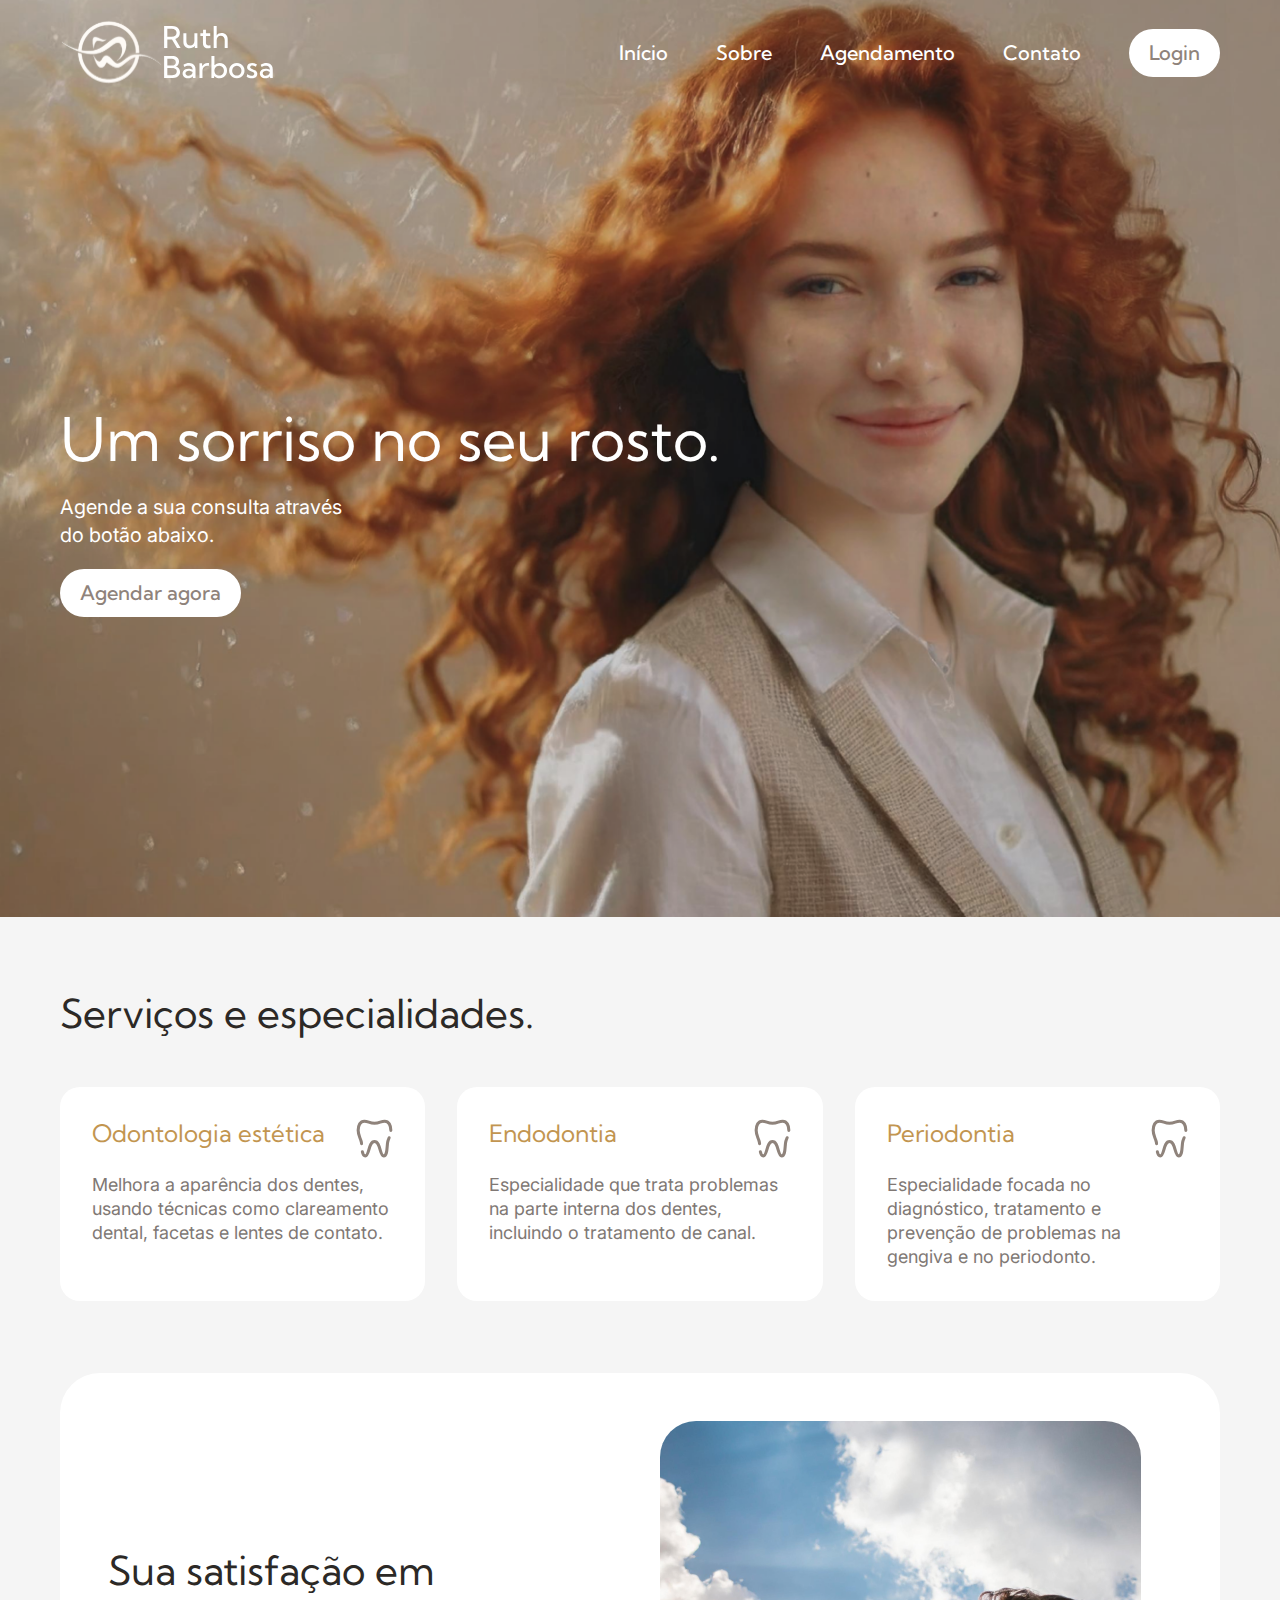
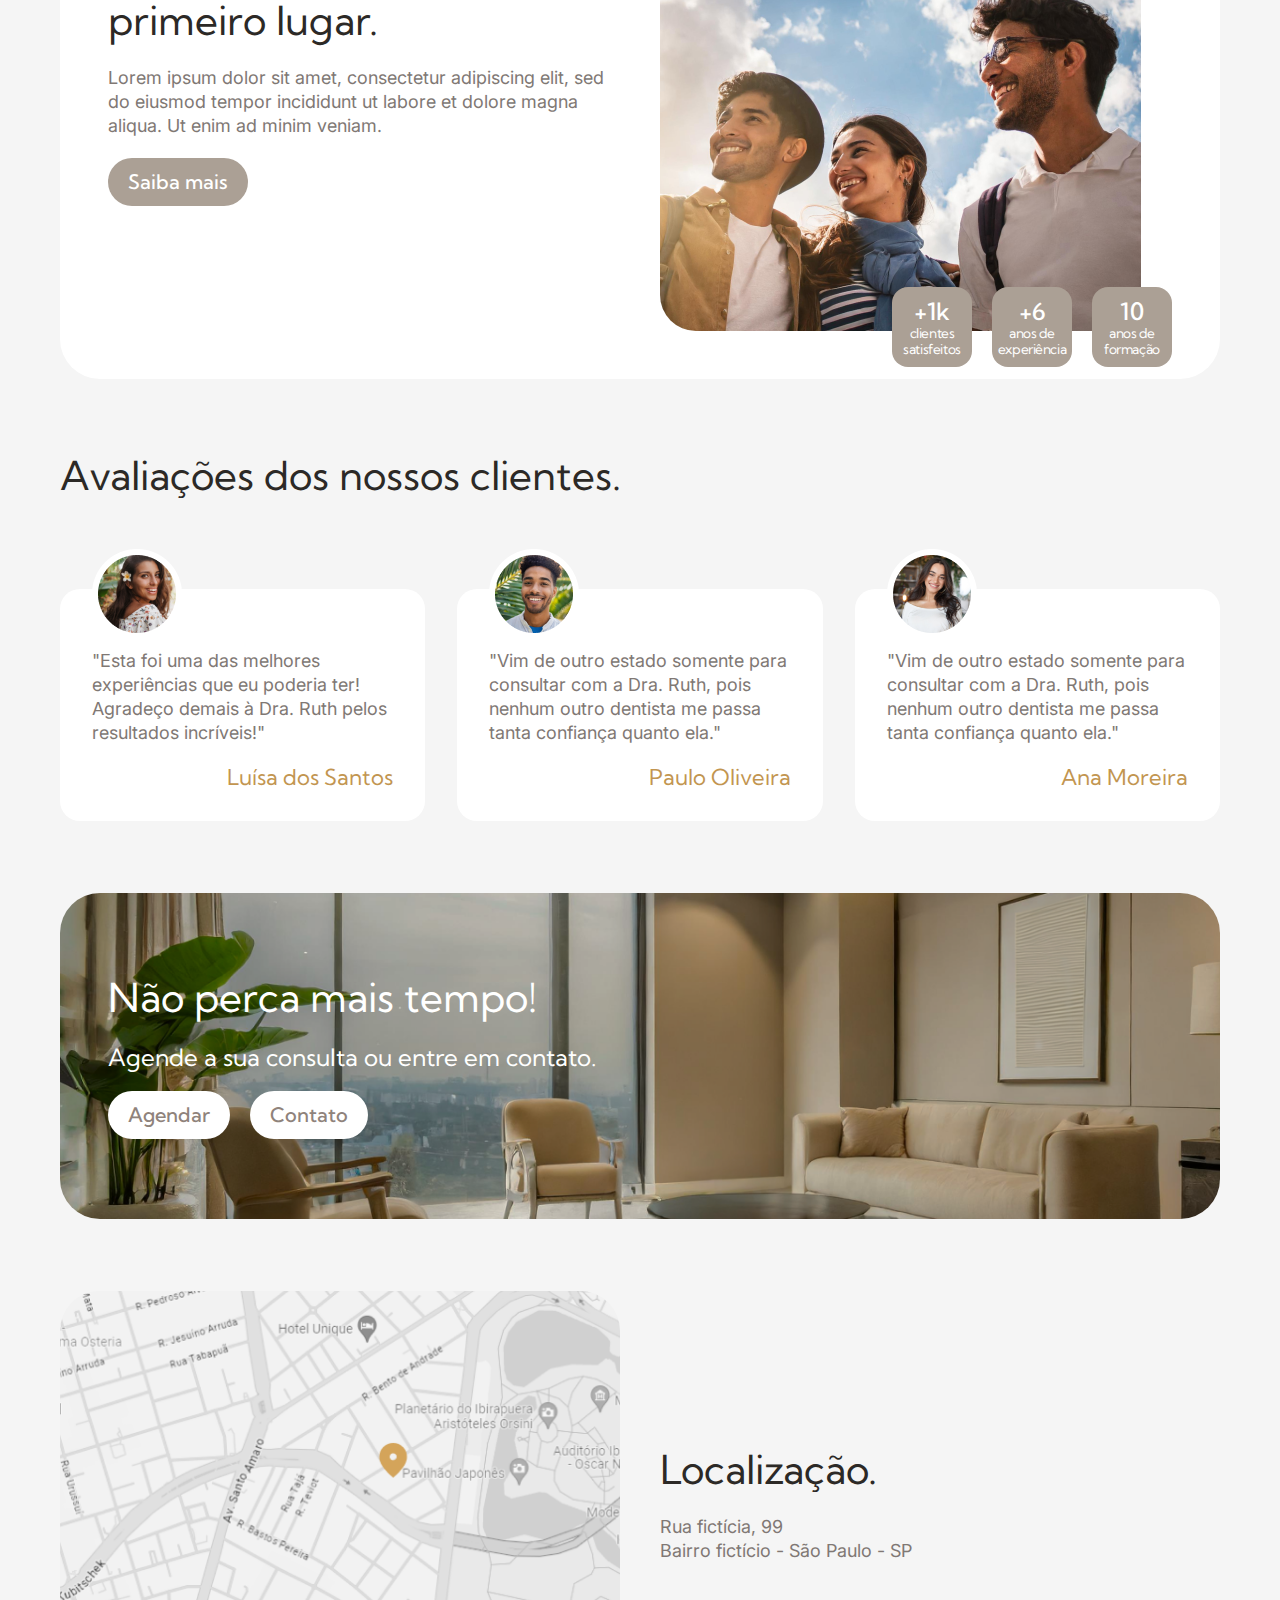
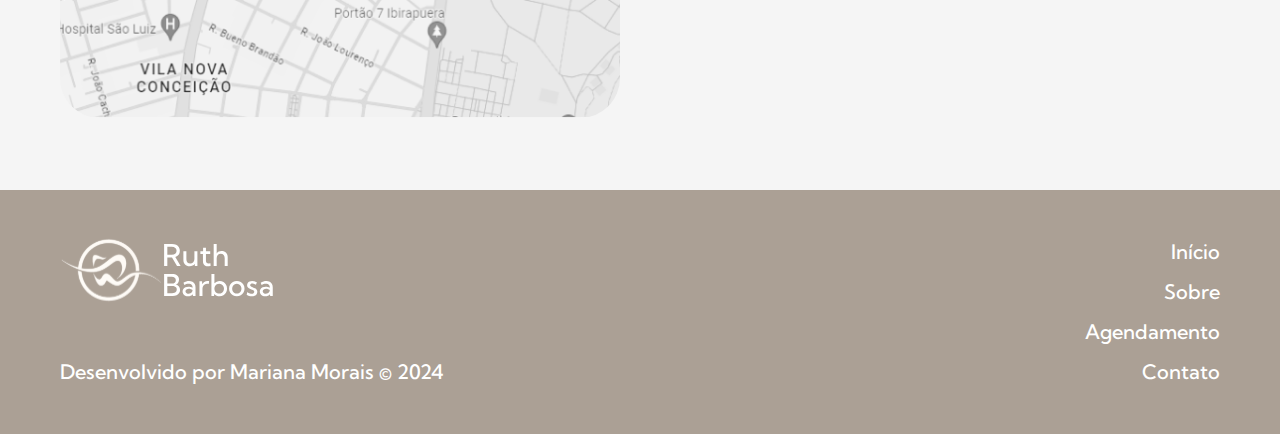
<file: index.html>
<!DOCTYPE html>
<html lang="pt-br">

<head>
    <meta charset="UTF-8">
    <meta name="viewport" content="width=device-width, initial-scale=1.0">
    <title>Ruth Barbosa | Dentista em São Paulo</title>
    <meta name="description" content="Ruth Barbosa é uma dentista de São Paulo especializada em odontologia estética, endodontia e periodontia. Agende agora a sua consulta através deste site.">

    <link rel="stylesheet" href="./css/style.css">

    <!-- fontes/tipografia -->
    <link rel="preconnect" href="https://fonts.googleapis.com">
    <link rel="preconnect" href="https://fonts.gstatic.com" crossorigin>
    <link href="https://fonts.googleapis.com/css2?family=Inter:wght@100..900&family=Kumbh+Sans:wght@100..900&display=swap" rel="stylesheet">
</head>

<body>
    <div class="introducao-bg">
        <header class="container w">
            <a href="./">
                <img src="./img/logo.svg" alt="Ruth Barbosa">
            </a>
            <nav aria-label="primaria">
                <ul class="header-menu">
                    <li><a href="./" class="fonte1 header-menu-hover">Início</a></li>
                    <li><a href="./sobre.html" class="fonte1 header-menu-hover">Sobre</a></li>
                    <li><a href="./agendamento/agendamento1.html" class="fonte1 header-menu-hover">Agendamento</a></li>
                    <li><a href="./contato.html" class="fonte1 header-menu-hover">Contato</a></li>
                    <li><a href="./login.html" class="botao1">Login</a></li>
                </ul>
            </nav>
        </header>

        <article class="introducao container w">
            <h1 class="titulo1">Um sorriso no seu rosto.</h1>
            <p class="fonte2">Agende a sua consulta através<br>do botão abaixo.</p>
            <a href="./agendamento" class="botao1">Agendar agora</a>
        </article>
    </div>

    <section class="servicos-bg">
        <div class="servicos container">
            <h2 class="titulo2 c7">Serviços e especialidades.</h2>
            <div class="servicos-tipos">
                <div class="servicos-quadro">
                    <div class="servicos-quadro-flex">
                        <h3 class="c10 titulo3">Odontologia estética</h3>
                        <img src="./img/icones/dente.svg" alt="Dente">
                    </div>
                    <p class="c6 fonte3">Melhora a aparência dos dentes, usando técnicas como clareamento dental, facetas e lentes de contato.</p>
                </div>
                <div class="servicos-quadro">
                    <div class="servicos-quadro-flex">
                        <h3 class="c10 titulo3">Endodontia</h3>
                        <img src="./img/icones/dente.svg" alt="Dente">
                    </div>
                    <p class="c6 fonte3">Especialidade que trata problemas na parte interna dos dentes, incluindo o tratamento de canal.</p>
                </div>
                <div class="servicos-quadro">
                    <div class="servicos-quadro-flex">
                        <h3 class="c10 titulo3">Periodontia</h3>
                        <img src="./img/icones/dente.svg" alt="Dente">
                    </div>
                    <p class="c6 fonte3">Especialidade focada no diagnóstico, tratamento e prevenção de problemas na gengiva e no periodonto.</p>
                </div>
            </div>
        </div>
    </section>

    <section class="satisfacao-bg">
        <div class="container">
            <div class="satisfacao">
                <div class="satisfacao-info">
                    <h2 class="titulo2 c7">Sua satisfação em <br> primeiro lugar.</h2>
                    <p class="c6 fonte3">Lorem ipsum dolor sit amet, consectetur adipiscing elit, sed do eiusmod tempor incididunt ut labore et dolore magna aliqua. Ut enim ad minim veniam.</p>
                    <a href="./" class="botao2">Saiba mais</a>
                </div>
                <div class="satisfacao-relativo">
                    <img src="./img/inicio/Pessoas sorrindo.png" alt="Pessoas sorrindo">
                    <ul class="satisfacao-absoluto satisfacao-lista w">
                        <li class="satisfacao-lista-quadrado">
                            <p class="li-g">+1k</p>
                            <p class="li-p">clientes satisfeitos</p>
                        </li>
                        <li class="satisfacao-lista-quadrado">
                            <p class="li-g">+6</p>
                            <p class="li-p">anos de experiência</p>
                        </li>
                        <li class="satisfacao-lista-quadrado">
                            <p class="li-g">10</p>
                            <p class="li-p">anos de formação</p>
                        </li>
                    </ul>
                </div>
            </div>
        </div>
    </section>

    <section class="avaliacoes-bg">
        <div class="avaliacoes container">
            <h2 class="titulo2 c7">Avaliações dos nossos clientes.</h2>
            <div class="avaliacoes-grid">
                <div class="avaliacoes-quadro">
                    <img src="./img/inicio/Cliente 1.png" alt="Cliente 1">
                    <p class="c6 fonte3">"Esta foi uma das melhores experiências que eu poderia ter! Agradeço demais à Dra. Ruth pelos resultados incríveis!"</p>
                    <p class="c10 titulo3">Luísa dos Santos</p>
                </div>
                <div class="avaliacoes-quadro">
                    <img src="./img/inicio/Cliente 2.png" alt="Cliente 2">
                    <p class="c6 fonte3">"Vim de outro estado somente para consultar com a Dra. Ruth, pois nenhum outro dentista me passa tanta confiança quanto ela."</p>
                    <p class="c10 titulo3">Paulo Oliveira</p>
                </div>
                <div class="avaliacoes-quadro">
                    <img src="./img/inicio/Cliente 3.png" alt="Cliente 3">
                    <p class="c6 fonte3">"Vim de outro estado somente para consultar com a Dra. Ruth, pois nenhum outro dentista me passa tanta confiança quanto ela."</p>
                    <p class="c10 titulo3">Ana Moreira</p>
                </div>
            </div>
        </div>
    </section>

    <section class="tempo-bg">
        <div class="container">
            <div class="tempo w">
                <h2 class="titulo2">Não perca mais tempo!</h2>
                <p class="titulo3">Agende a sua consulta ou entre em contato.</p>
                <div class="tempo-links">
                    <a href="./agendamento.html" class="botao1">Agendar</a>
                    <a href="./contato.html" class="botao1">Contato</a>
                </div>
            </div>
        </div>
    </section>

    <section class="localizacao-bg">
        <div class="localizacao container">
            <img src="./img/inicio/Localizacao - mapa.png" alt="Mapa Google">
            <div>
                <h2 class="titulo2 c7">Localização.</h2>
                <p class="c6 fonte3">Rua fictícia, 99</p>
                <p class="c6 fonte3">Bairro fictício - São Paulo - SP</p>
            </div>
        </div>
    </section>

    <footer class="footer-bg">
        <div class="footer w fonte1 container">
            <div class="footer-parte1">
                <a href="./" class="Ruth Barbosa"><img src="./img/logo.svg" alt=""></a>
                <p>Desenvolvido por Mariana Morais © 2024</p>
            </div>
            <ul class="footer-lista">
                <li><a href="./">Início</a></li>
                <li><a href="./sobre">Sobre</a></li>
                <li><a href="./agendamento">Agendamento</a></li>
                <li><a href="./Contato">Contato</a></li>
            </ul>
        </div>
    </footer>

</body>

</html>
</file>
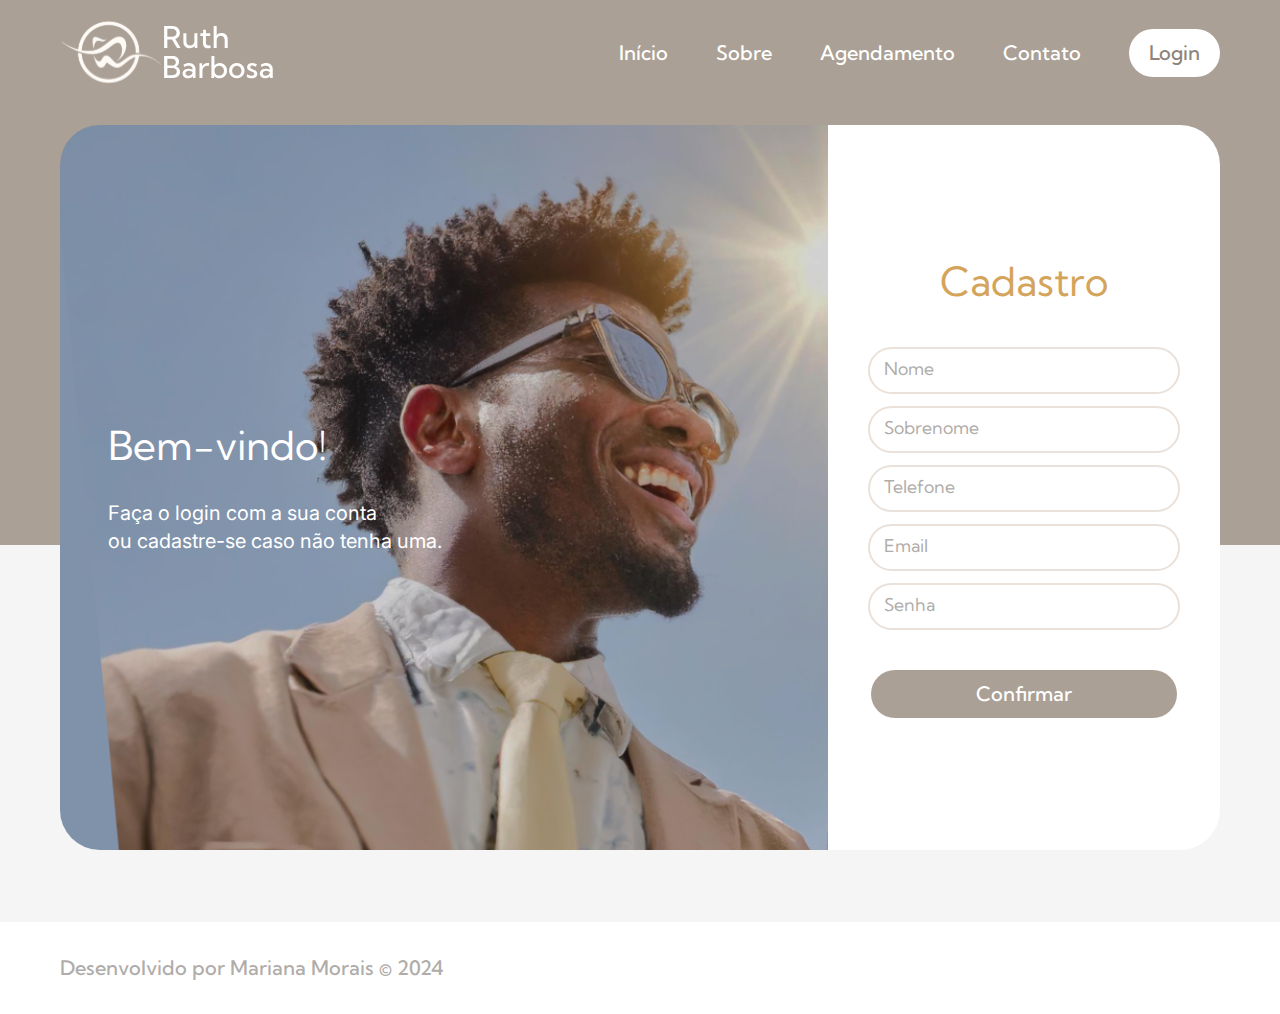
<file: cadastro.html>
<!DOCTYPE html>
<html lang="pt-br">

<head>
    <meta charset="UTF-8">
    <meta name="viewport" content="width=device-width, initial-scale=1.0">
    <title>Ruth Barbosa | Cadastro</title>
    <meta name="description" content="Ruth Barbosa é uma dentista de São Paulo especializada em odontologia estética, endodontia e periodontia. Agende agora a sua consulta através deste site.">

    <link rel="stylesheet" href="./css/style.css">

    <!-- fontes/tipografia -->
    <link rel="preconnect" href="https://fonts.googleapis.com">
    <link rel="preconnect" href="https://fonts.gstatic.com" crossorigin>
    <link href="https://fonts.googleapis.com/css2?family=Inter:wght@100..900&family=Kumbh+Sans:wght@100..900&display=swap" rel="stylesheet">
</head>

<body>
    <div class="header-bg">
        <header class="container w">
            <a href="./">
                <img src="./img/logo.svg" alt="Ruth Barbosa">
            </a>
            <nav aria-label="primaria">
                <ul class="header-menu">
                    <li><a href="./" class="fonte1 header-menu-hover">Início</a></li>
                    <li><a href="./sobre.html" class="fonte1 header-menu-hover">Sobre</a></li>
                    <li><a href="./agendamento/agendamento1.html" class="fonte1 header-menu-hover">Agendamento</a></li>
                    <li><a href="./contato.html" class="fonte1 header-menu-hover">Contato</a></li>
                    <li><a href="./login.html" class="botao1">Login</a></li>
                </ul>
            </nav>
        </header>
    </div>

    <div class="cadastro-bg">
        <div class="cadastro container">
            <section class="login-bemvindo">
                <h2 class="titulo2 w">Bem-vindo!</h2>
                <p class="fonte2 w">Faça o login com a sua conta <br> ou cadastre-se caso não tenha uma.</p>
            </section>
            <form action="" class="cadastro-formulario">
                <h2 class="titulo2 c9">Cadastro</h2>
                <input type="text" id="nome" name="nome" placeholder="Nome">
                <input type="text" id="sobrenome" name="sobrenome" placeholder="Sobrenome">
                <input type="tel" id="telefone" name="telefone" placeholder="Telefone">
                <input type="email" id="email" name="email" placeholder="Email">
                <input type="password" id="senha" name="senha" placeholder="Senha">
                <button class="botao2">Confirmar</button>
            </form>
        </div>
    </div>

    <footer class="footer2 fonte1 c3 container">
        <p>Desenvolvido por Mariana Morais © 2024</p>
    </footer>
</body>

</html>
</file>
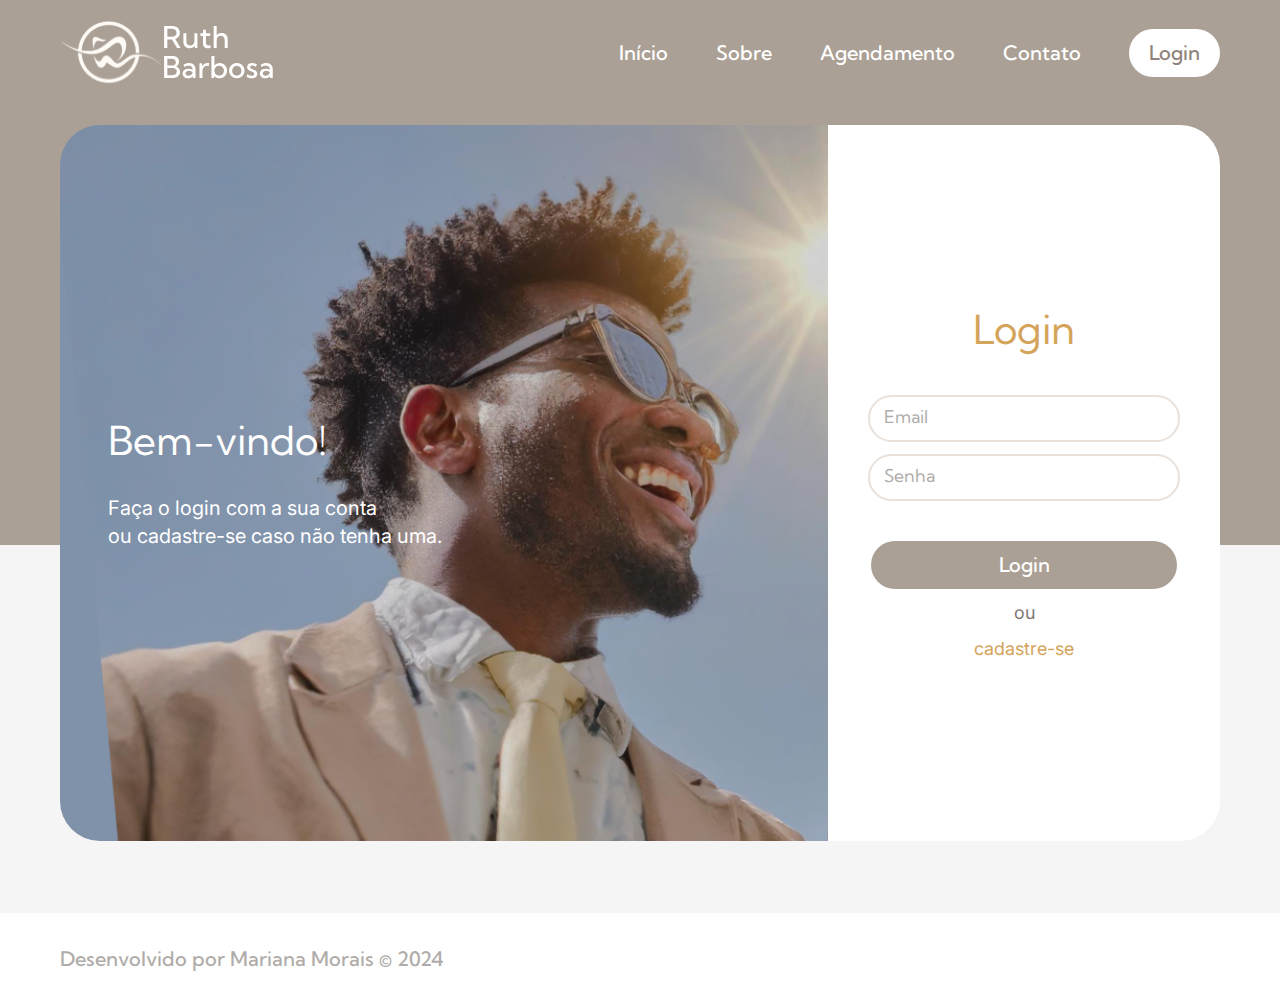
<file: login.html>
<!DOCTYPE html>
<html lang="pt-br">

<head>
    <meta charset="UTF-8">
    <meta name="viewport" content="width=device-width, initial-scale=1.0">
    <title>Ruth Barbosa | Login</title>
    <meta name="description" content="Ruth Barbosa é uma dentista de São Paulo especializada em odontologia estética, endodontia e periodontia. Agende agora a sua consulta através deste site.">

    <link rel="stylesheet" href="./css/style.css">

    <!-- fontes/tipografia -->
    <link rel="preconnect" href="https://fonts.googleapis.com">
    <link rel="preconnect" href="https://fonts.gstatic.com" crossorigin>
    <link href="https://fonts.googleapis.com/css2?family=Inter:wght@100..900&family=Kumbh+Sans:wght@100..900&display=swap" rel="stylesheet">
</head>

<body>
    <div class="header-bg">
        <header class="container w">
            <a href="./">
                <img src="./img/logo.svg" alt="Ruth Barbosa">
            </a>
            <nav aria-label="primaria">
                <ul class="header-menu">
                    <li><a href="./" class="fonte1 header-menu-hover">Início</a></li>
                    <li><a href="./sobre.html" class="fonte1 header-menu-hover">Sobre</a></li>
                    <li><a href="./agendamento/agendamento1.html" class="fonte1 header-menu-hover">Agendamento</a></li>
                    <li><a href="./contato.html" class="fonte1 header-menu-hover">Contato</a></li>
                    <li><a href="./login.html" class="botao1">Login</a></li>
                </ul>
            </nav>
        </header>
    </div>

    <div class="login-bg">
        <div class="login container">
            <section class="login-bemvindo">
                <h2 class="titulo2 w">Bem-vindo!</h2>
                <p class="fonte2 w">Faça o login com a sua conta <br> ou cadastre-se caso não tenha uma.</p>
            </section>
            <form action="" class="login-formulario">
                <h2 class="titulo2 c9">Login</h2>
                <input type="email" id="email" name="email" placeholder="Email">
                <input type="password" id="senha" name="senha" placeholder="Senha">
                <button class="botao2">Login</button>
                <p class="fonte3 c6">ou</p>
                <a href="./cadastro.html" class="fonte3 c9">cadastre-se</a>
            </form>
        </div>
    </div>

    <footer class="footer2 fonte1 c3 container">
        <p>Desenvolvido por Mariana Morais © 2024</p>
    </footer>
</body>

</html>
</file>
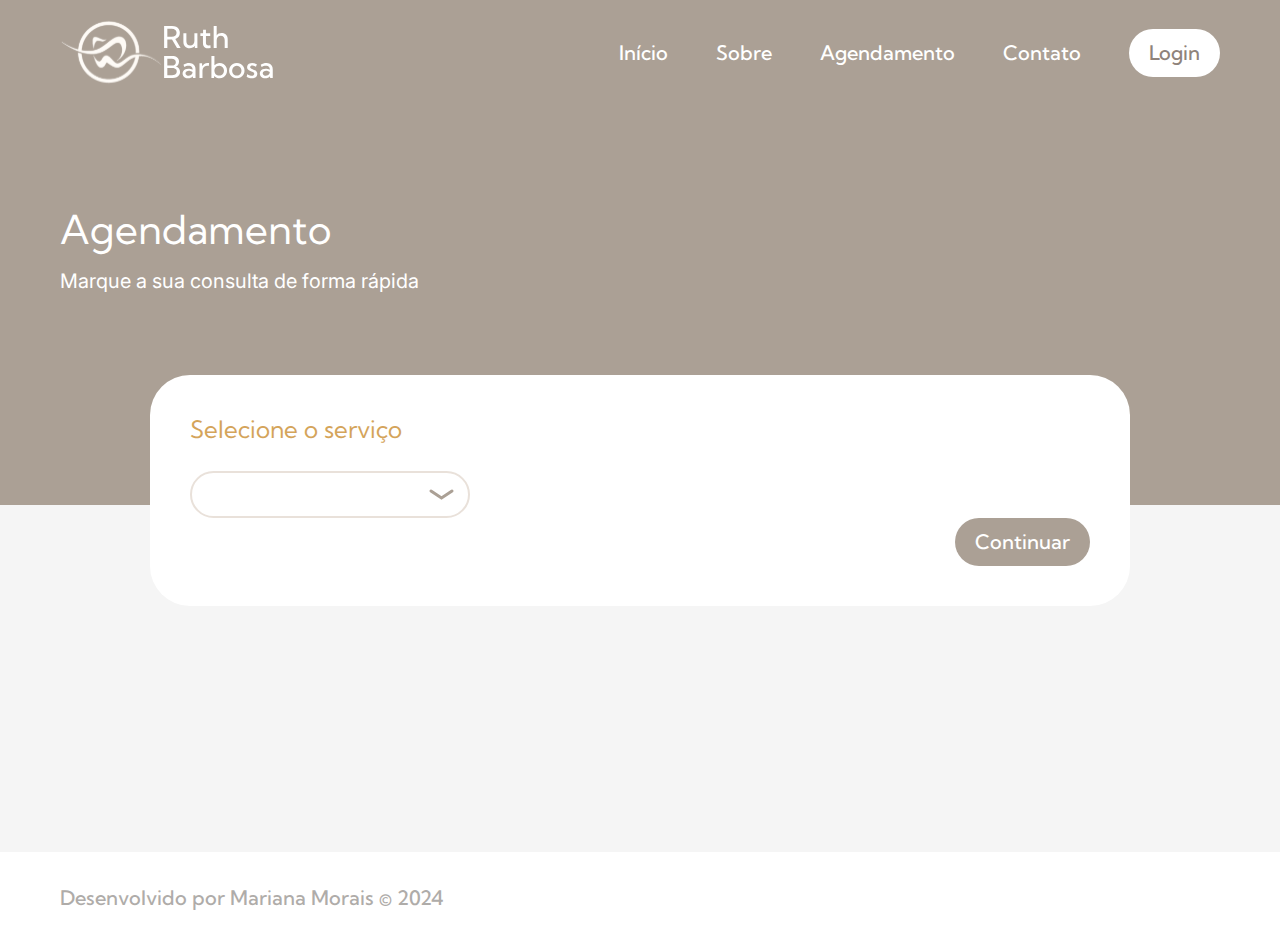
<file: agendamento/agendamento1.html>
<!DOCTYPE html>
<html lang="pt-br">

<head>
    <meta charset="UTF-8">
    <meta name="viewport" content="width=device-width, initial-scale=1.0">
    <title>Ruth Barbosa | Agendamento</title>
    <meta name="description" content="Ruth Barbosa é uma dentista de São Paulo especializada em odontologia estética, endodontia e periodontia. Agende agora a sua consulta através deste site.">

    <link rel="stylesheet" href="../css/style.css">

    <!-- fontes/tipografia -->
    <link rel="preconnect" href="https://fonts.googleapis.com">
    <link rel="preconnect" href="https://fonts.gstatic.com" crossorigin>
    <link href="https://fonts.googleapis.com/css2?family=Inter:wght@100..900&family=Kumbh+Sans:wght@100..900&display=swap" rel="stylesheet">
</head>

<body>
    <div class="header-bg">
        <header class="container w">
            <a href="../">
                <img src="../img/logo.svg" alt="Ruth Barbosa">
            </a>
            <nav aria-label="primaria">
                <ul class="header-menu">
                    <li><a href="../" class="fonte1 header-menu-hover">Início</a></li>
                    <li><a href="../sobre.html" class="fonte1 header-menu-hover">Sobre</a></li>
                    <li><a href="../agendamento1.html" class="fonte1 header-menu-hover">Agendamento</a></li>
                    <li><a href="../contato.html" class="fonte1 header-menu-hover">Contato</a></li>
                    <li><a href="../login.html" class="botao1">Login</a></li>
                </ul>
            </nav>
        </header>
    </div>

    <div class="agendamento-bg">
        <section class="agendamento container">
            <div class="agendamento-info">
                <h2 class="titulo2 w">Agendamento</h2>
                <p class="fonte2 w">Marque a sua consulta de forma rápida</p>
            </div>
            <form action="./agendamento2.html" class="agendamento-form">
                <label for="servico" class="titulo3 c9">Selecione o serviço</label>
                <select id="servico" name="servico" required class="select">
                    <option value="" selected disabled hidden></option>
                    <option value="Clareamento dental">Clareamento dental</option>
                    <option value="Facetas">Facetas</option>
                    <option value="Lentes de contato">Lentes de contato</option>
                    <option value="Tratamento de canal">Tratamento de canal</option>
                    <option value="Tratamento de gengiva">Tratamento de gengiva</option>
                </select>
                <button class="botao2">Continuar</button>
            </form>
        </section>
    </div>

    <footer class="footer2 fonte1 c3 container">
        <p>Desenvolvido por Mariana Morais © 2024</p>
    </footer>
</body>

</html>
</file>
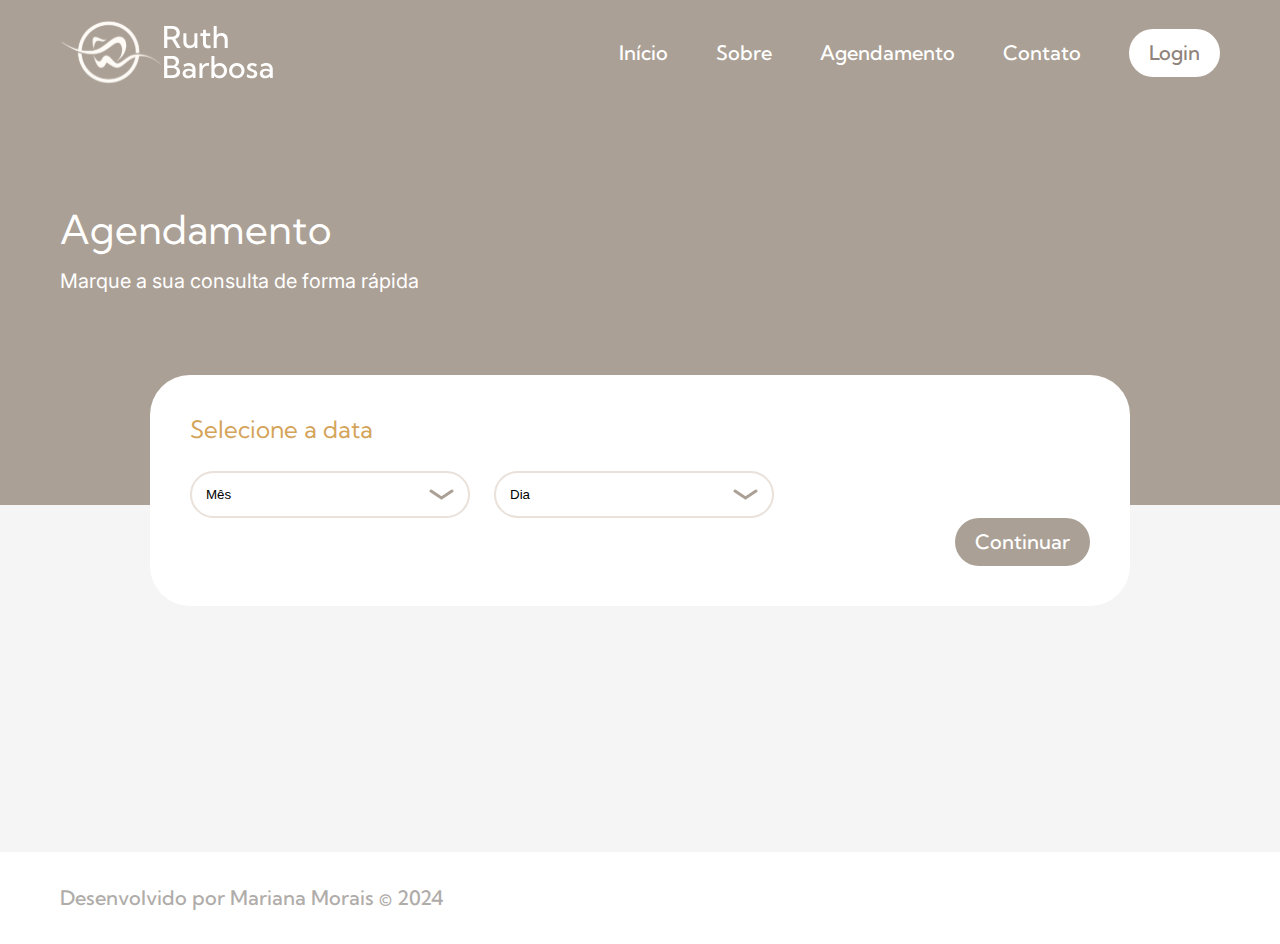
<file: agendamento/agendamento2.html>
<!DOCTYPE html>
<html lang="pt-br">

<head>
    <meta charset="UTF-8">
    <meta name="viewport" content="width=device-width, initial-scale=1.0">
    <title>Ruth Barbosa | Agendamento</title>
    <meta name="description" content="Ruth Barbosa é uma dentista de São Paulo especializada em odontologia estética, endodontia e periodontia. Agende agora a sua consulta através deste site.">

    <link rel="stylesheet" href="../css/style.css">

    <!-- fontes/tipografia -->
    <link rel="preconnect" href="https://fonts.googleapis.com">
    <link rel="preconnect" href="https://fonts.gstatic.com" crossorigin>
    <link href="https://fonts.googleapis.com/css2?family=Inter:wght@100..900&family=Kumbh+Sans:wght@100..900&display=swap" rel="stylesheet">
</head>

<body>
    <div class="header-bg">
        <header class="container w">
            <a href="../">
                <img src="../img/logo.svg" alt="Ruth Barbosa">
            </a>
            <nav aria-label="primaria">
                <ul class="header-menu">
                    <li><a href="../" class="fonte1 header-menu-hover">Início</a></li>
                    <li><a href="../sobre.html" class="fonte1 header-menu-hover">Sobre</a></li>
                    <li><a href="../agendamento1.html" class="fonte1 header-menu-hover">Agendamento</a></li>
                    <li><a href="../contato.html" class="fonte1 header-menu-hover">Contato</a></li>
                    <li><a href="../login.html" class="botao1">Login</a></li>
                </ul>
            </nav>
        </header>
    </div>

    <div class="agendamento-bg">
        <section class="agendamento container">
            <div class="agendamento-info">
                <h2 class="titulo2 w">Agendamento</h2>
                <p class="fonte2 w">Marque a sua consulta de forma rápida</p>
            </div>
            <form action="./agendamento3.html" class="agendamento-form">
                <label for="data" class="titulo3 c9">Selecione a data</label>
                <div class="agendamento-select-flex">
                    <select id="mes" name="mes" required class="select">
                        <option value="" selected disabled hidden>Mês</option>
                        <option value="Junho">Junho</option>
                        <option value="Julho">Julho</option>
                        <option value="Agosto">Agosto</option>
                        <option value="Setembro">Setembro</option>
                        <option value="Outubro">Outubro</option>
                    </select>
                    <select id="dia" name="dia" required class="select">
                        <option value="" selected disabled hidden>Dia</option>
                        <option value="10">10</option>
                        <option value="11">11</option>
                        <option value="12">12</option>
                        <option value="13">13</option>
                        <option value="14">14</option>
                    </select>
                </div>
                <button class="botao2">Continuar</button>
            </form>
        </section>
    </div>

    <footer class="footer2 fonte1 c3 container">
        <p>Desenvolvido por Mariana Morais © 2024</p>
    </footer>
</body>

</html>
</file>
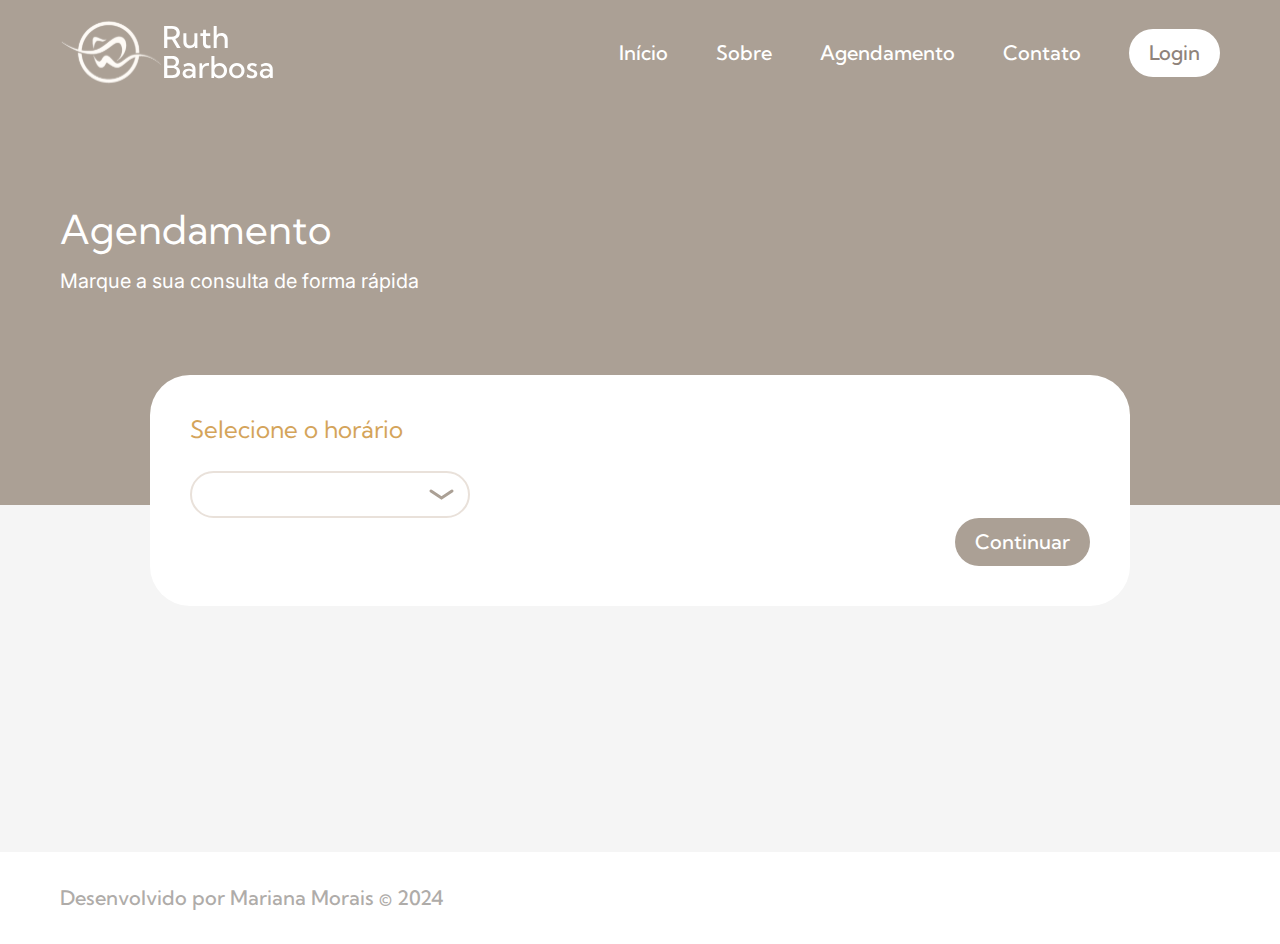
<file: agendamento/agendamento3.html>
<!DOCTYPE html>
<html lang="pt-br">

<head>
    <meta charset="UTF-8">
    <meta name="viewport" content="width=device-width, initial-scale=1.0">
    <title>Ruth Barbosa | Agendamento</title>
    <meta name="description" content="Ruth Barbosa é uma dentista de São Paulo especializada em odontologia estética, endodontia e periodontia. Agende agora a sua consulta através deste site.">

    <link rel="stylesheet" href="../css/style.css">

    <!-- fontes/tipografia -->
    <link rel="preconnect" href="https://fonts.googleapis.com">
    <link rel="preconnect" href="https://fonts.gstatic.com" crossorigin>
    <link href="https://fonts.googleapis.com/css2?family=Inter:wght@100..900&family=Kumbh+Sans:wght@100..900&display=swap" rel="stylesheet">
</head>

<body>
    <div class="header-bg">
        <header class="container w">
            <a href="../">
                <img src="../img/logo.svg" alt="Ruth Barbosa">
            </a>
            <nav aria-label="primaria">
                <ul class="header-menu">
                    <li><a href="../" class="fonte1 header-menu-hover">Início</a></li>
                    <li><a href="../sobre.html" class="fonte1 header-menu-hover">Sobre</a></li>
                    <li><a href="../agendamento1.html" class="fonte1 header-menu-hover">Agendamento</a></li>
                    <li><a href="../contato.html" class="fonte1 header-menu-hover">Contato</a></li>
                    <li><a href="../login.html" class="botao1">Login</a></li>
                </ul>
            </nav>
        </header>
    </div>

    <div class="agendamento-bg">
        <section class="agendamento container">
            <div class="agendamento-info">
                <h2 class="titulo2 w">Agendamento</h2>
                <p class="fonte2 w">Marque a sua consulta de forma rápida</p>
            </div>
            <form action="./agendamento4.html" class="agendamento-form">
                <label for="horario" class="titulo3 c9">Selecione o horário</label>
                <select id="horario" name="horario" required class="select">
                    <option value="" selected disabled hidden></option>
                    <option value="08:30">08:30</option>
                    <option value="10:30">10:30</option>
                    <option value="14:00">14:00</option>
                </select>
                <button class="botao2">Continuar</button>
            </form>
        </section>
    </div>

    <footer class="footer2 fonte1 c3 container">
        <p>Desenvolvido por Mariana Morais © 2024</p>
    </footer>
</body>

</html>
</file>
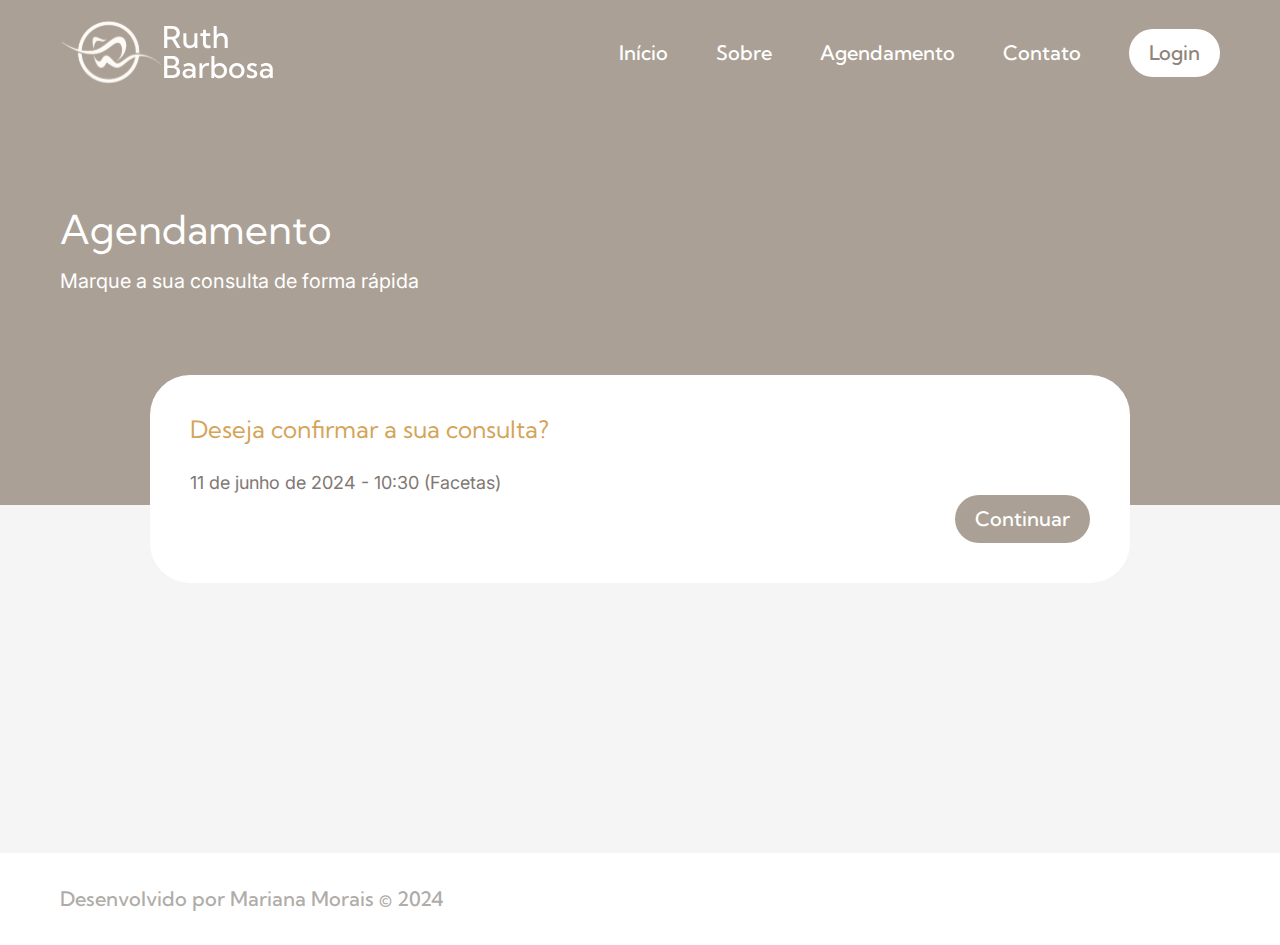
<file: agendamento/agendamento4.html>
<!DOCTYPE html>
<html lang="pt-br">

<head>
    <meta charset="UTF-8">
    <meta name="viewport" content="width=device-width, initial-scale=1.0">
    <title>Ruth Barbosa | Agendamento</title>
    <meta name="description" content="Ruth Barbosa é uma dentista de São Paulo especializada em odontologia estética, endodontia e periodontia. Agende agora a sua consulta através deste site.">

    <link rel="stylesheet" href="../css/style.css">

    <!-- fontes/tipografia -->
    <link rel="preconnect" href="https://fonts.googleapis.com">
    <link rel="preconnect" href="https://fonts.gstatic.com" crossorigin>
    <link href="https://fonts.googleapis.com/css2?family=Inter:wght@100..900&family=Kumbh+Sans:wght@100..900&display=swap" rel="stylesheet">
</head>

<body>
    <div class="header-bg">
        <header class="container w">
            <a href="../">
                <img src="../img/logo.svg" alt="Ruth Barbosa">
            </a>
            <nav aria-label="primaria">
                <ul class="header-menu">
                    <li><a href="../" class="fonte1 header-menu-hover">Início</a></li>
                    <li><a href="../sobre.html" class="fonte1 header-menu-hover">Sobre</a></li>
                    <li><a href="../agendamento1.html" class="fonte1 header-menu-hover">Agendamento</a></li>
                    <li><a href="../contato.html" class="fonte1 header-menu-hover">Contato</a></li>
                    <li><a href="../login.html" class="botao1">Login</a></li>
                </ul>
            </nav>
        </header>
    </div>

    <div class="agendamento-bg">
        <section class="agendamento-4 container">
            <div class="agendamento-info">
                <h2 class="titulo2 w">Agendamento</h2>
                <p class="fonte2 w">Marque a sua consulta de forma rápida</p>
            </div>
            <form action="./agendamento5.html" class="agendamento-form">
                <h3 class="titulo3 c9">Deseja confirmar a sua consulta?</h3>
                <p class="fonte3 c6">11 de junho de 2024 - 10:30 (Facetas)</p>
                <button class="botao2" name="confirmacao" value="sim">Continuar</button>
            </form>
        </section>
    </div>

    <footer class="footer2 fonte1 c3 container">
        <p>Desenvolvido por Mariana Morais © 2024</p>
    </footer>
</body>

</html>
</file>
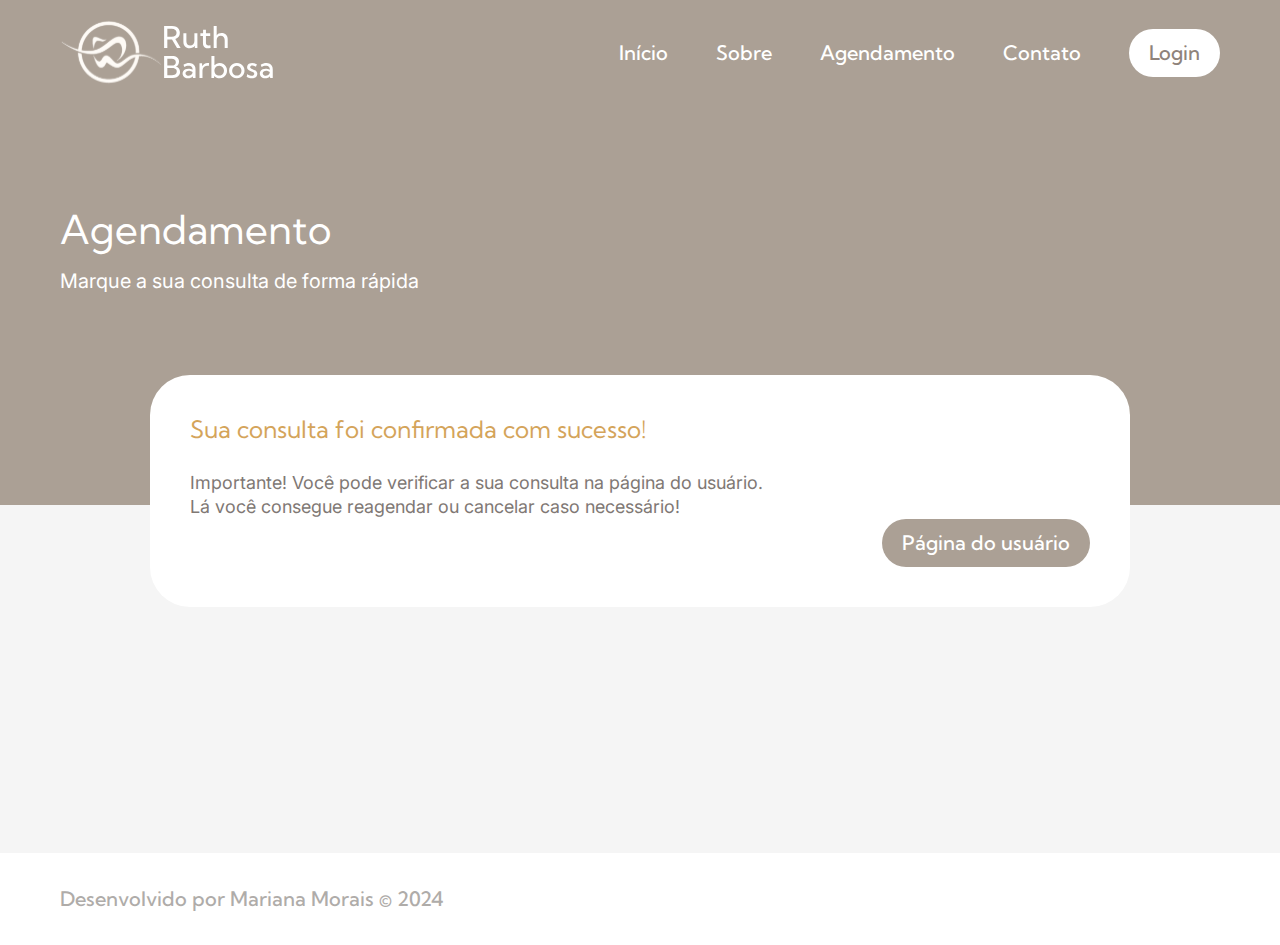
<file: agendamento/agendamento5.html>
<!DOCTYPE html>
<html lang="pt-br">

<head>
    <meta charset="UTF-8">
    <meta name="viewport" content="width=device-width, initial-scale=1.0">
    <title>Ruth Barbosa | Agendamento</title>
    <meta name="description" content="Ruth Barbosa é uma dentista de São Paulo especializada em odontologia estética, endodontia e periodontia. Agende agora a sua consulta através deste site.">

    <link rel="stylesheet" href="../css/style.css">

    <!-- fontes/tipografia -->
    <link rel="preconnect" href="https://fonts.googleapis.com">
    <link rel="preconnect" href="https://fonts.gstatic.com" crossorigin>
    <link href="https://fonts.googleapis.com/css2?family=Inter:wght@100..900&family=Kumbh+Sans:wght@100..900&display=swap" rel="stylesheet">
</head>

<body>
    <div class="header-bg">
        <header class="container w">
            <a href="../">
                <img src="../img/logo.svg" alt="Ruth Barbosa">
            </a>
            <nav aria-label="primaria">
                <ul class="header-menu">
                    <li><a href="../" class="fonte1 header-menu-hover">Início</a></li>
                    <li><a href="../sobre.html" class="fonte1 header-menu-hover">Sobre</a></li>
                    <li><a href="../agendamento1.html" class="fonte1 header-menu-hover">Agendamento</a></li>
                    <li><a href="../contato.html" class="fonte1 header-menu-hover">Contato</a></li>
                    <li><a href="../login.html" class="botao1">Login</a></li>
                </ul>
            </nav>
        </header>
    </div>

    <div class="agendamento-bg">
        <section class="agendamento container">
            <div class="agendamento-info">
                <h2 class="titulo2 w">Agendamento</h2>
                <p class="fonte2 w">Marque a sua consulta de forma rápida</p>
            </div>
            <div class="agendamento-form">
                <h3 class="titulo3 c9">Sua consulta foi confirmada com sucesso!</h3>
                <p class="fonte3 c6">Importante! Você pode verificar a sua consulta na página do usuário. <br> Lá você consegue reagendar ou cancelar caso necessário!</p>
                <a href="../usuario/usuario.html" class="botao2">Página do usuário</a>
            </div>
        </section>
    </div>

    <footer class="footer2 fonte1 c3 container">
        <p>Desenvolvido por Mariana Morais © 2024</p>
    </footer>
</body>

</html>
</file>
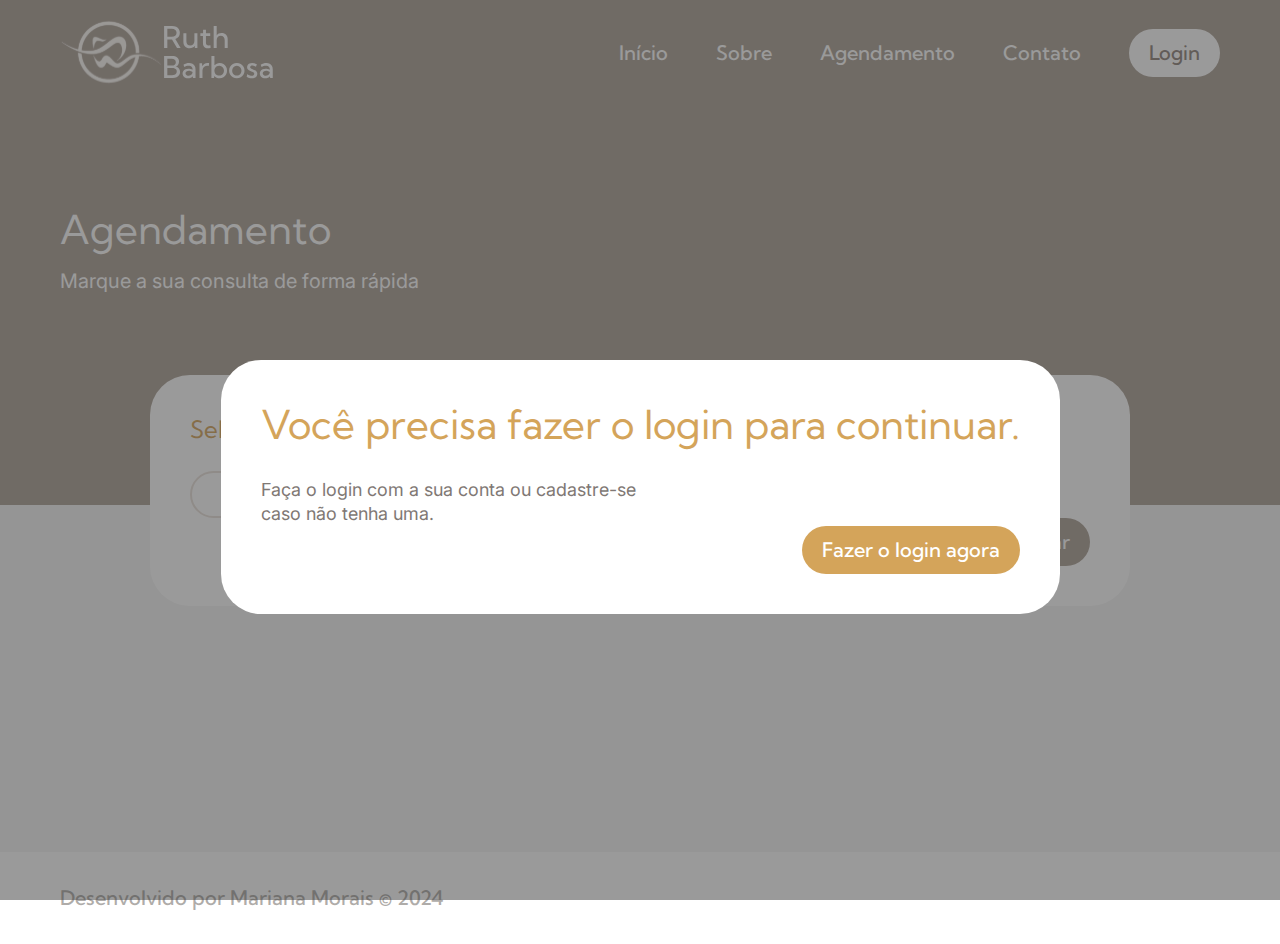
<file: agendamento/redirecionamento.html>
<!DOCTYPE html>
<html lang="pt-br">

<head>
    <meta charset="UTF-8">
    <meta name="viewport" content="width=device-width, initial-scale=1.0">
    <title>Ruth Barbosa | Agendamento</title>
    <meta name="description" content="Ruth Barbosa é uma dentista de São Paulo especializada em odontologia estética, endodontia e periodontia. Agende agora a sua consulta através deste site.">

    <link rel="stylesheet" href="../css/style.css">

    <!-- fontes/tipografia -->
    <link rel="preconnect" href="https://fonts.googleapis.com">
    <link rel="preconnect" href="https://fonts.gstatic.com" crossorigin>
    <link href="https://fonts.googleapis.com/css2?family=Inter:wght@100..900&family=Kumbh+Sans:wght@100..900&display=swap" rel="stylesheet">
</head>

<body>
    <div class="redirecionamento-bg">
        <section class="redirecionamento container">
            <h2 class="titulo2 c9">Você precisa fazer o login para continuar.</h2>
            <p class="fonte3 c6">Faça o login com a sua conta ou cadastre-se <br> caso não tenha uma.</p>
            <a href="../login.html" class="botao3">Fazer o login agora</a>
        </section>
    </div>

    <div class="header-bg">
        <header class="container w">
            <a href="../">
                <img src="../img/logo.svg" alt="Ruth Barbosa">
            </a>
            <nav aria-label="primaria">
                <ul class="header-menu">
                    <li><a href="../" class="fonte1 header-menu-hover">Início</a></li>
                    <li><a href="../sobre.html" class="fonte1 header-menu-hover">Sobre</a></li>
                    <li><a href="../agendamento1.html" class="fonte1 header-menu-hover">Agendamento</a></li>
                    <li><a href="../contato.html" class="fonte1 header-menu-hover">Contato</a></li>
                    <li><a href="../login.html" class="botao1">Login</a></li>
                </ul>
            </nav>
        </header>
    </div>

    <div class="agendamento-bg">
        <section class="agendamento container">
            <div class="agendamento-info">
                <h2 class="titulo2 w">Agendamento</h2>
                <p class="fonte2 w">Marque a sua consulta de forma rápida</p>
            </div>
            <form action="./agendamento2.html" class="agendamento-form">
                <label for="servico" class="titulo3 c9">Selecione o serviço</label>
                <select id="servico" name="servico" required class="select">
                    <option value="" selected disabled hidden></option>
                    <option value="Clareamento dental">Clareamento dental</option>
                    <option value="Facetas">Facetas</option>
                    <option value="Lentes de contato">Lentes de contato</option>
                    <option value="Tratamento de canal">Tratamento de canal</option>
                    <option value="Tratamento de gengiva">Tratamento de gengiva</option>
                </select>
                <button class="botao2">Continuar</button>
            </form>
        </section>
    </div>

    <footer class="footer2 fonte1 c3 container">
        <p>Desenvolvido por Mariana Morais © 2024</p>
    </footer>
</body>

</html>
</file>
<file: css/style.css>
/* global */
@import "./global/global.css";
@import "./global/cores.css";
@import "./global/tipografia.css";
@import "./global/header.css";
@import "./global/footer.css";

/* página inicial */
@import "./inicio/introducao.css";
@import "./inicio/servicos.css";
@import "./inicio/satisfacao.css";
@import "./inicio/avaliacoes.css";
@import "./inicio/tempo.css";
@import "./inicio/localizacao.css";

/* login */
@import "./login/login.css";
@import "./login/cadastro.css";

/* usuário */
@import "./usuario/usuario.css";
@import "./usuario/cancelamento.css";
@import "./usuario/reagendamento.css";

/* agendamento */
@import "./agendamento/agendamento.css";
@import "./agendamento/redirecionamento.css";
</file>
